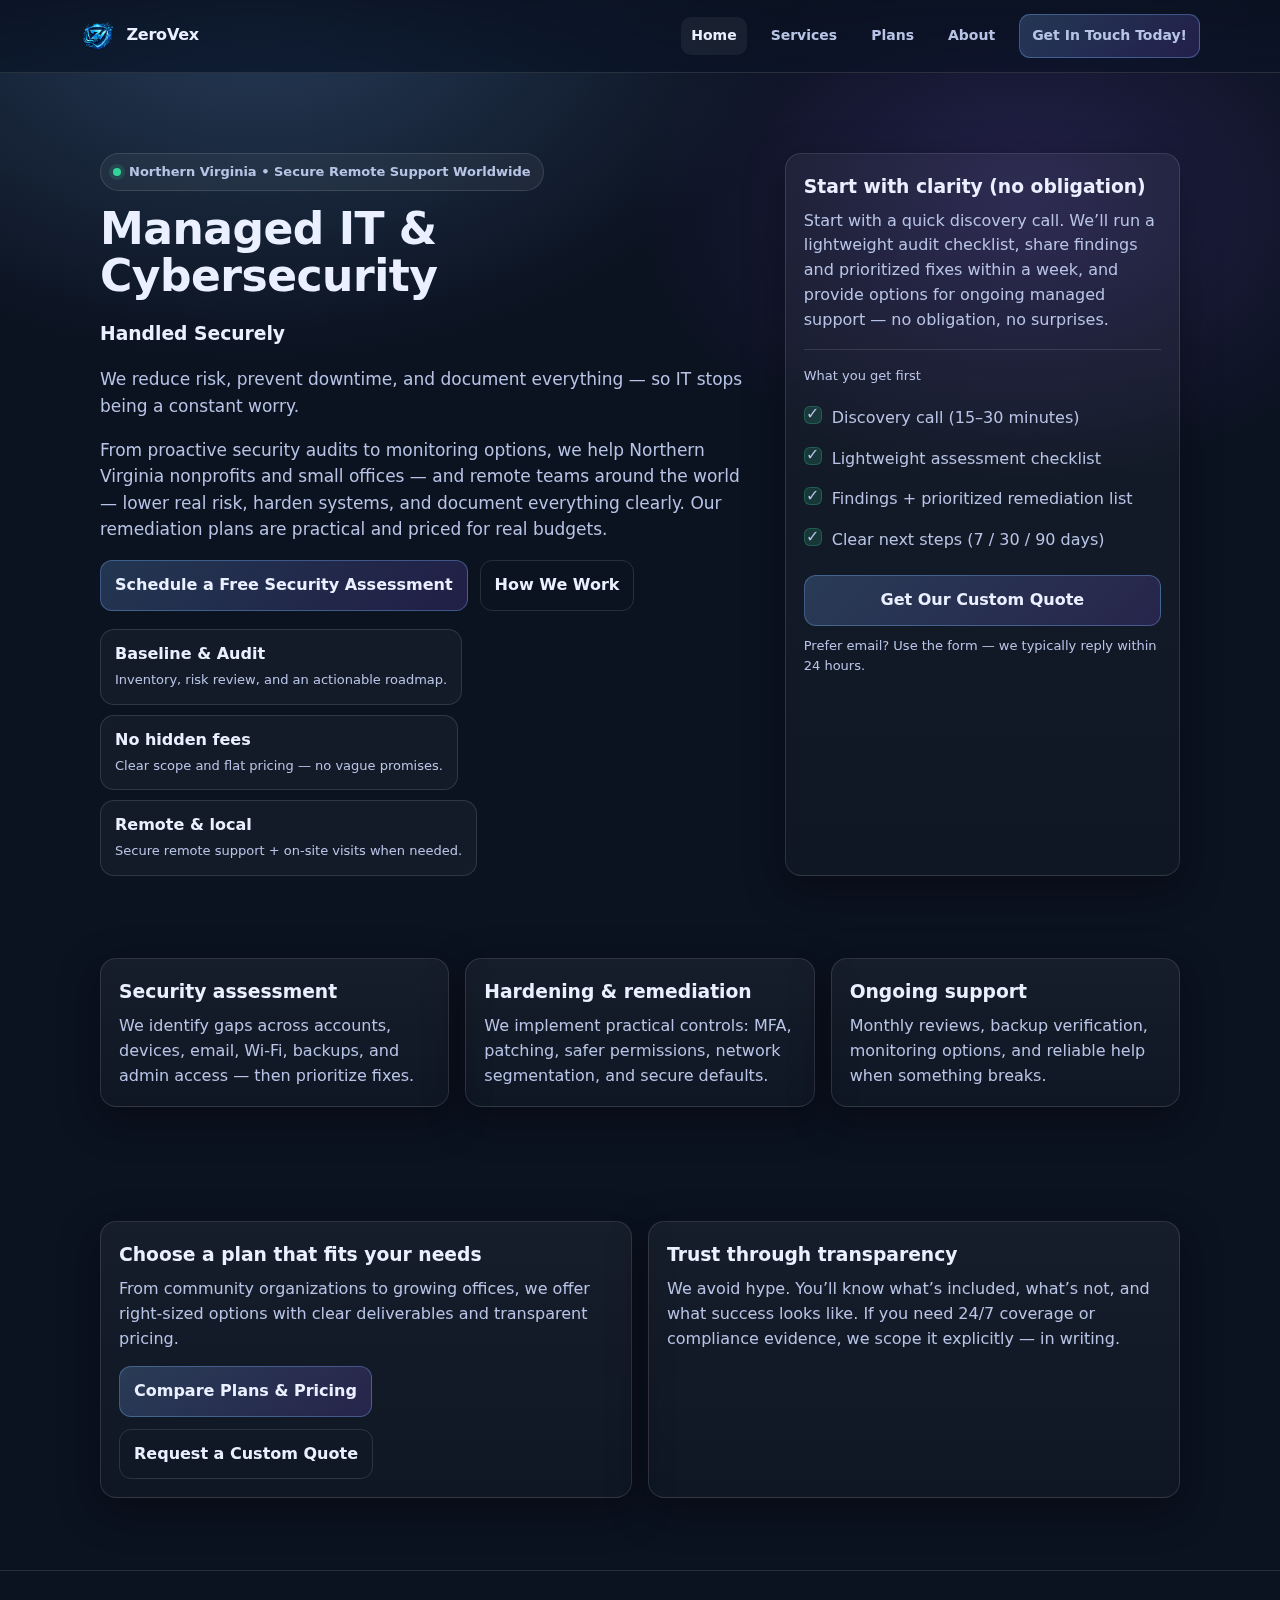
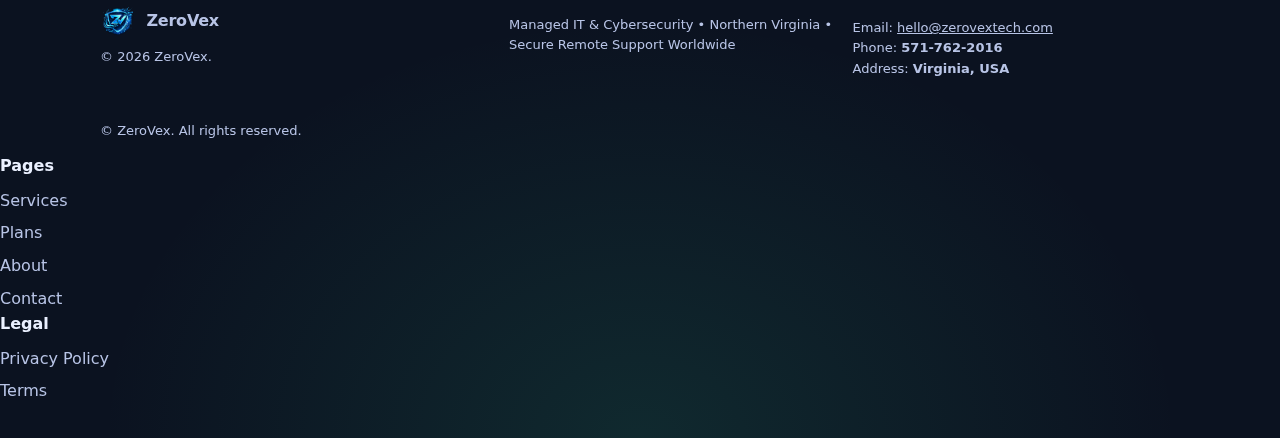
<file: index.html>
<!doctype html>
<html lang="en">
<head>
  <meta charset="utf-8" />
  <meta name="viewport" content="width=device-width,initial-scale=1" />
  <title>ZeroVex | Managed IT & Cybersecurity in Northern Virginia</title>
  <meta name="description" content="Managed IT & cybersecurity for Northern Virginia businesses - With Secure, Worldwide Remote Support. Audits, hardening, backups, monitoring options, and clear documentation." />
  <link rel="stylesheet" href="assets/css/styles.css" />
    <!-- Favicons -->
  <link rel="icon" href="assets/favicon/favicon.ico" sizes="any">
  <link rel="icon" type="image/png" href="assets/favicon/favicon-32.png" sizes="32x32">
  <link rel="icon" type="image/png" href="assets/favicon/favicon-16.png" sizes="16x16">
  <link rel="apple-touch-icon" href="assets/favicon/apple-touch-icon.png">
  <link rel="manifest" href="assets/favicon/site.webmanifest">

  <meta name="theme-color" content="#0b1220">

</head>
<body>
  <header class="nav">
    <div class="container nav-inner">
      <a class="brand" href="index.html" aria-label="ZeroVex"><img src="assets/img/ZeroVex.png" alt="ZeroVex logo" class="brand-logo"/> <span class="brand-text">ZeroVex</span></a>
      <nav class="nav-links" aria-label="Primary">
        <a data-nav href="index.html">Home</a>
        <a data-nav href="services.html">Services</a>
        <a data-nav href="pricing.html">Plans</a>
        <a data-nav href="about.html">About</a>
        <a data-nav href="mailto:hello@zerovextech.com" class="btn small primary">Get In Touch Today!</a>
      </nav>
    </div>
  </header>

  <main>
    <section class="hero">
      <div class="container hero-grid">
        <div>
          <div class="h-eyebrow">
            <span class="badge-dot"></span>
            Northern Virginia • Secure Remote Support Worldwide
          </div>

          <h1>Managed IT & Cybersecurity </h1>
          <h3>Handled Securely</h3>
          
          <p class="lead">
            We reduce risk, prevent downtime, and document everything — so IT stops being a constant worry.
          </p>

          <p class="lead" style="margin-top:10px">
            From proactive security audits to monitoring options, we help Northern Virginia nonprofits and small offices —
            and remote teams around the world — lower real risk, harden systems, and document everything clearly.
            Our remediation plans are practical and priced for real budgets.
          </p>

          <div class="hero-actions">
            <a class="btn primary" href="contact.html">Schedule a Free Security Assessment</a>
            <a class="btn ghost" href="services.html">How We Work</a>
          <!--  <a class="btn ghost" href="contact.html">Speak with an Expert</a> -->
          </div>

          <div class="kpi-row">
            <div class="kpi">
              <b>Baseline & Audit</b>
              <span>Inventory, risk review, and an actionable roadmap.</span>
            </div>
            <div class="kpi">
              <b>No hidden fees</b>
              <span>Clear scope and flat pricing — no vague promises.</span>
            </div>
            <div class="kpi">
              <b>Remote & local</b>
              <span>Secure remote support + on-site visits when needed.</span>
            </div>
          </div>
        </div>

        <aside class="card pad">
          <h3>Start with clarity (no obligation)</h3>
          <p>
            Start with a quick discovery call. We’ll run a lightweight audit checklist,
            share findings and prioritized fixes within a week, and provide options for ongoing managed support —
            no obligation, no surprises.
          </p>

          <hr class="sep" />

          <div class="mini">What you get first</div>
          <ul class="list">
            <li><span class="tick">✓</span> Discovery call (15–30 minutes)</li>
            <li><span class="tick">✓</span> Lightweight assessment checklist</li>
            <li><span class="tick">✓</span> Findings + prioritized remediation list</li>
            <li><span class="tick">✓</span> Clear next steps (7 / 30 / 90 days)</li>
          </ul>

          <div style="margin-top:14px">
            <a class="btn primary" href="contact.html" style="width:100%">Get Our Custom Quote</a>
          </div>

          <p class="mini" style="margin-top:10px">
            Prefer email? Use the form — we typically reply within 24 hours.
          </p>
        </aside>
      </div>
    </section>

    <section class="section tight">
      <div class="container grid3">
        <div class="card pad">
          <h3>Security assessment</h3>
          <p>We identify gaps across accounts, devices, email, Wi-Fi, backups, and admin access — then prioritize fixes.</p>
        </div>
        <div class="card pad">
          <h3>Hardening & remediation</h3>
          <p>We implement practical controls: MFA, patching, safer permissions, network segmentation, and secure defaults.</p>
        </div>
        <div class="card pad">
          <h3>Ongoing support</h3>
          <p>Monthly reviews, backup verification, monitoring options, and reliable help when something breaks.</p>
        </div>
      </div>
    </section>

    <!-- Trust signals (placeholders — replace with real client quotes once you have permission) -->
   <!--
    <section class="section tight">
      <div class="container">
        <div class="card pad">
          <h3>What clients say</h3>
          <p class="mini">Replace the placeholders below with real testimonials (name/title/company) once approved.</p>
          <div class="grid3" style="margin-top:14px">
            <div class="card pad">
              <p>“[PLACEHOLDER TESTIMONIAL — describe the result in plain language.]”</p>
              <p class="mini"><b>[Name]</b> — [Title], [Organization], Arlington, VA</p>
            </div>
            <div class="card pad">
              <p>“[PLACEHOLDER TESTIMONIAL — mention audit → fixes → stability outcome.]”</p>
              <p class="mini"><b>[Name]</b> — [Title], [Organization], Northern Virginia</p>
            </div>
            <div class="card pad">
              <p>“[PLACEHOLDER TESTIMONIAL — mention remote support speed/clarity.]”</p>
              <p class="mini"><b>[Name]</b> — [Title], [Organization], Remote Team</p>
            </div>
          </div>
        </div>
      </div>
    </section>
  -->
    <section class="section">
      <div class="container grid2">
        <div class="card pad">
          <h3>Choose a plan that fits your needs</h3>
          <p>
            From community organizations to growing offices, we offer right-sized options with clear deliverables and transparent pricing.
          </p>
          <div class="hero-actions" style="margin-top:14px">
            <a class="btn primary" href="pricing.html">Compare Plans & Pricing</a>
            <a class="btn ghost" href="contact.html">Request a Custom Quote</a>
          </div>
        </div>

        <div class="card pad">
          <h3>Trust through transparency</h3>
          <p>
            We avoid hype. You’ll know what’s included, what’s not, and what success looks like.
            If you need 24/7 coverage or compliance evidence, we scope it explicitly — in writing.
          </p>
          <!--
          <div class="note" style="margin-top:12px">
            Local SEO tip: claim a Google Business Profile and keep your name/address/phone consistent across your website and listings.
          </div>
          -->
        </div>
      </div>
    </section>
  </main>

  <footer class="footer">
    <div class="container footer-grid">
     <div>
  <a class="brand footer-brand" href="index.html" aria-label="ZeroVex">
    <img
      src="assets/img/ZeroVex.png"
      alt="ZeroVex logo"
      class="brand-logo footer-logo"
    />
    <span class="brand-text">ZeroVex</span>
  </a>

  <p class="mini" style="margin-top:10px">
    © <span id="year"></span> ZeroVex.
  </p>
</div>
      <!---div>
        <div class="brand" style="gap:10px">
          <span class="logo" aria-hidden="true"></span>
          <span>ZeroVex Tech</span>
        </div> -->
        <p class="mini" style="margin-top:10px">
          Managed IT & Cybersecurity • Northern Virginia • Secure Remote Support Worldwide
        </p>

        <!-- Replace placeholders with your real NAP info -->
        <p class="mini">
          Email: <a href="mailto:hello@zerovextech.com"><u>hello@zerovextech.com</u></a><br/>
          Phone: <b>571-762-2016</b><br/>
          Address: <b>Virginia, USA</b>
        </p>

        <p class="mini">© <span id="year"></span> ZeroVex. All rights reserved.</p>
      </div>

      <div>
        <b style="color:var(--text)">Pages</b>
        <div style="display:grid; gap:8px; margin-top:10px">
          <a href="services.html">Services</a>
          <a href="pricing.html">Plans</a>
          <a href="about.html">About</a>
          <a href="contact.html">Contact</a>
        </div>
      </div>

      <div>
        <b style="color:var(--text)">Legal</b>
        <div style="display:grid; gap:8px; margin-top:10px">
          <a href="privacy.html">Privacy Policy</a>
          <a href="terms.html">Terms</a>
        </div>
      </div>
    </div>
  </footer>

  <script src="assets/js/main.js"></script>
</body>
</html>
</file>
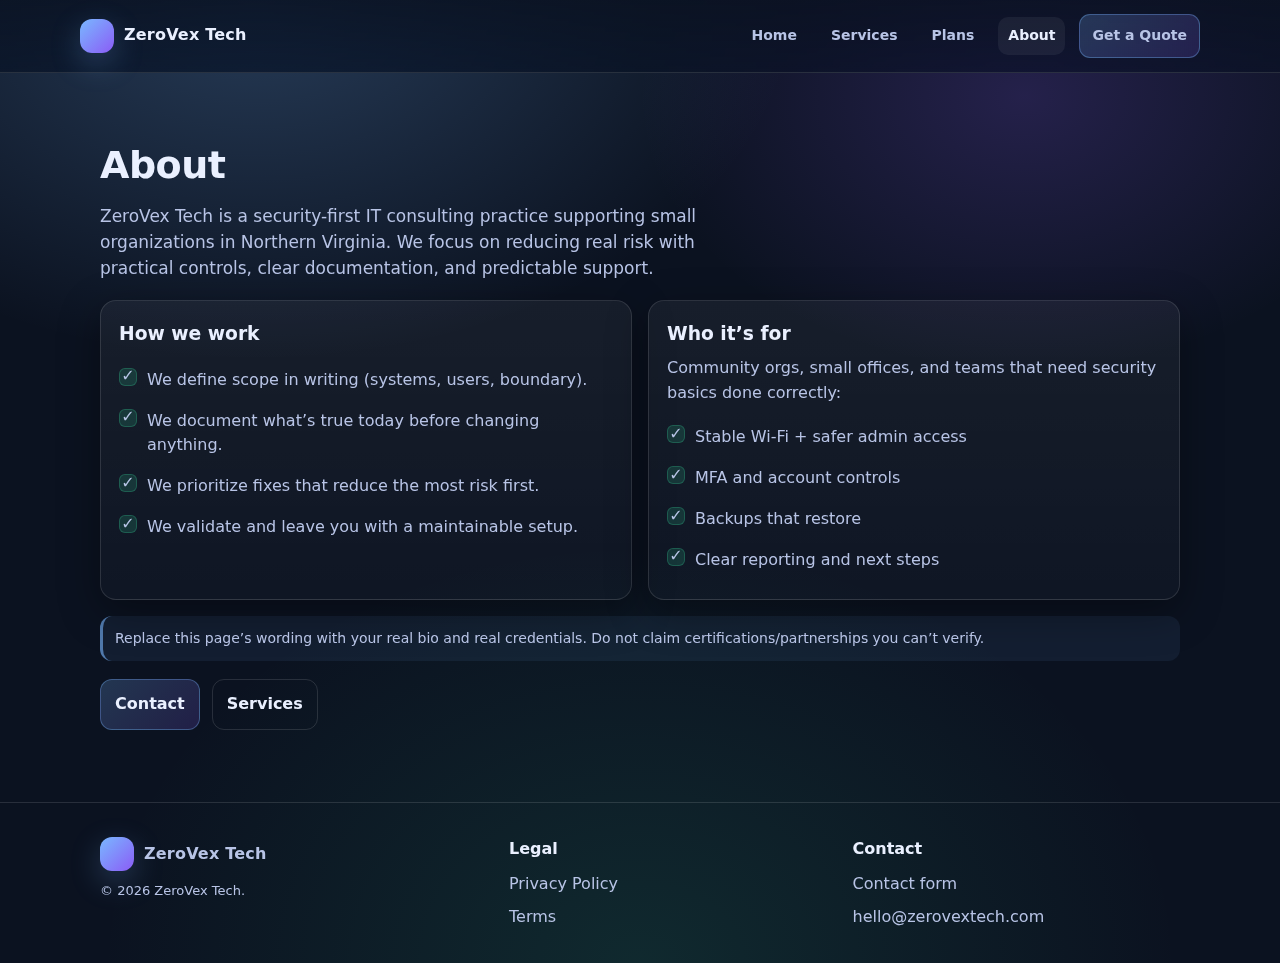
<file: about.html>
<!doctype html>
<html lang="en">
<head>
  <meta charset="utf-8" />
  <meta name="viewport" content="width=device-width,initial-scale=1" />
  <title>About | ZeroVex Tech</title>
  <meta name="description" content="About ZeroVex Tech: security-first managed IT for small organizations in Northern Virginia." />
  <link rel="stylesheet" href="assets/css/styles.css" />
</head>
<body>
  <header class="nav">
    <div class="container nav-inner">
      <a class="brand" href="index.html"><span class="logo"></span><span>ZeroVex Tech</span></a>
      <nav class="nav-links" aria-label="Primary">
        <a data-nav href="index.html">Home</a>
        <a data-nav href="services.html">Services</a>
        <a data-nav href="pricing.html">Plans</a>
        <a data-nav href="about.html">About</a>
        <a data-nav href="contact.html" class="btn small primary">Get a Quote</a>
      </nav>
    </div>
  </header>

  <main class="section">
    <div class="container">
      <h1 style="font-size:38px;margin-top:0">About</h1>
      <p class="lead">
        ZeroVex Tech is a security-first IT consulting practice supporting small organizations in Northern Virginia.
        We focus on reducing real risk with practical controls, clear documentation, and predictable support.
      </p>

      <div class="grid2" style="margin-top:18px">
        <div class="card pad">
          <h3>How we work</h3>
          <ul class="list">
            <li><span class="tick">✓</span> We define scope in writing (systems, users, boundary).</li>
            <li><span class="tick">✓</span> We document what’s true today before changing anything.</li>
            <li><span class="tick">✓</span> We prioritize fixes that reduce the most risk first.</li>
            <li><span class="tick">✓</span> We validate and leave you with a maintainable setup.</li>
          </ul>
        </div>
        <div class="card pad">
          <h3>Who it’s for</h3>
          <p>Community orgs, small offices, and teams that need security basics done correctly:</p>
          <ul class="list">
            <li><span class="tick">✓</span> Stable Wi-Fi + safer admin access</li>
            <li><span class="tick">✓</span> MFA and account controls</li>
            <li><span class="tick">✓</span> Backups that restore</li>
            <li><span class="tick">✓</span> Clear reporting and next steps</li>
          </ul>
        </div>
      </div>

      <div class="note" style="margin-top:16px">
        Replace this page’s wording with your real bio and real credentials. Do not claim certifications/partnerships you can’t verify.
      </div>

      <div class="hero-actions" style="margin-top:18px">
        <a class="btn primary" href="contact.html">Contact</a>
        <a class="btn ghost" href="services.html">Services</a>
      </div>
    </div>
  </main>

  <footer class="footer">
    <div class="container footer-grid">
      <div>
        <div class="brand"><span class="logo"></span><span>ZeroVex Tech</span></div>
        <p class="mini" style="margin-top:10px">© <span id="year"></span> ZeroVex Tech.</p>
      </div>
      <div>
        <b style="color:var(--text)">Legal</b>
        <div style="display:grid; gap:8px; margin-top:10px">
          <a href="privacy.html">Privacy Policy</a>
          <a href="terms.html">Terms</a>
        </div>
      </div>
      <div>
        <b style="color:var(--text)">Contact</b>
        <div style="display:grid; gap:8px; margin-top:10px">
          <a href="contact.html">Contact form</a>
          <a href="mailto:hello@zerovextech.com">hello@zerovextech.com</a>
        </div>
      </div>
    </div>
  </footer>

  <script src="assets/js/main.js"></script>
</body>
</html>
</file>
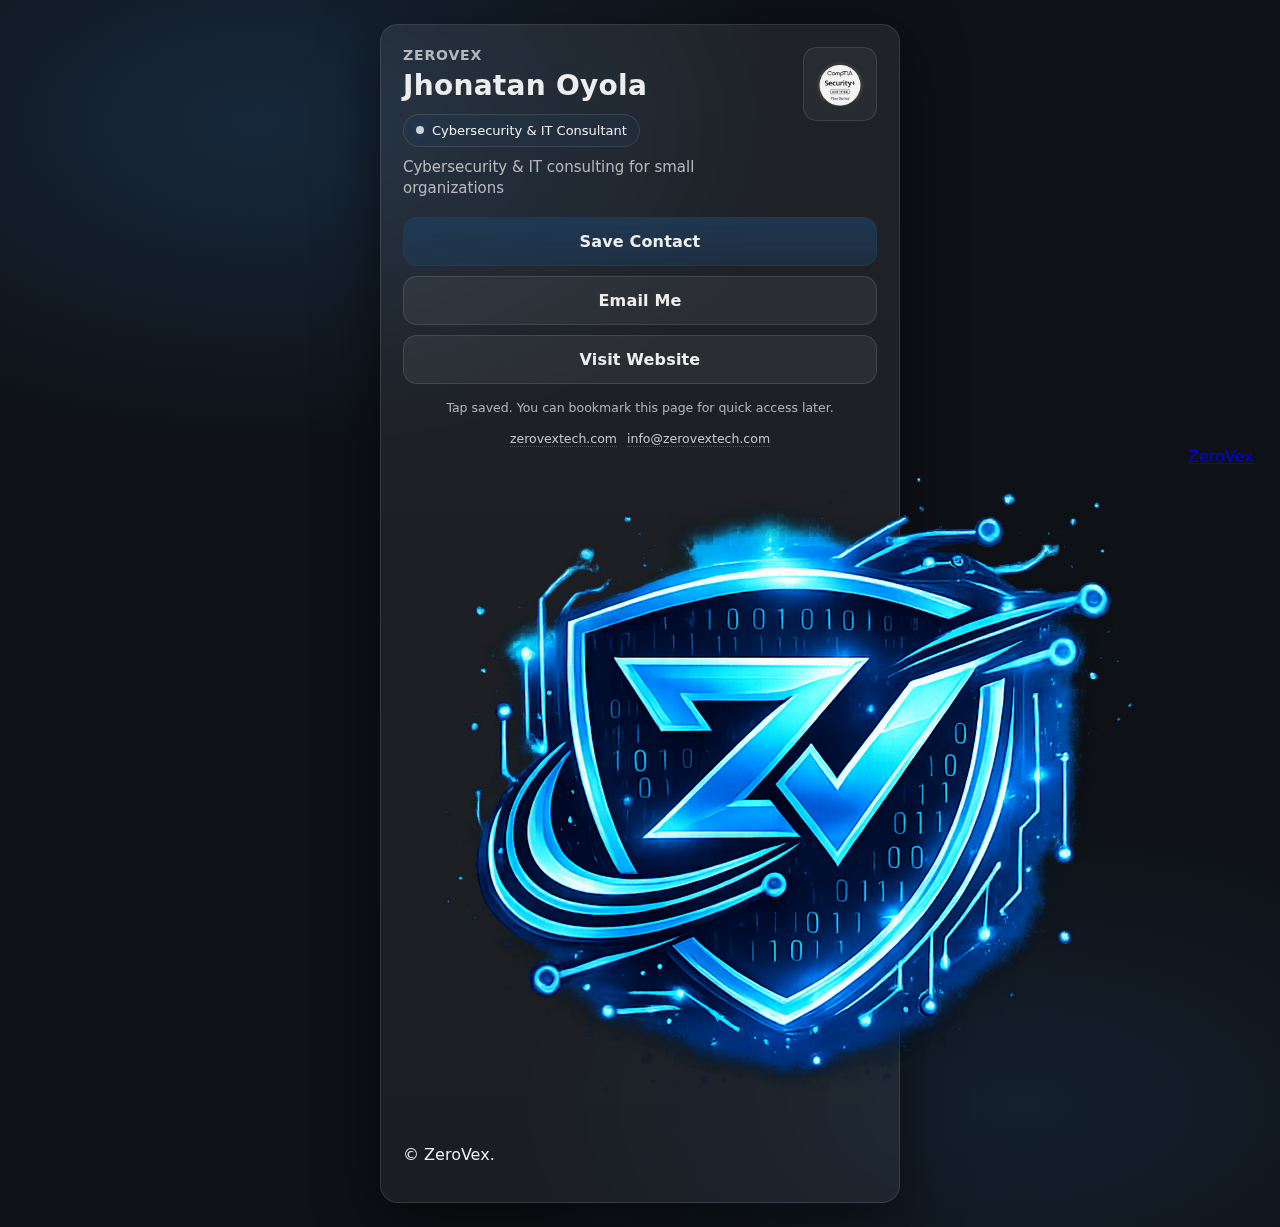
<file: connect.html>
<!doctype html>
<html lang="en">
<head>
  <meta charset="utf-8" />
  <meta name="viewport" content="width=device-width, initial-scale=1" />
  <meta name="robots" content="noindex,nofollow" />
  <title>ZeroVex | Connect</title>
  <!-- Favicons -->
  <link rel="icon" href="assets/favicon/favicon.ico" sizes="any">
  <link rel="icon" type="image/png" href="assets/favicon/favicon-32.png" sizes="32x32">
  <link rel="icon" type="image/png" href="assets/favicon/favicon-16.png" sizes="16x16">
  <link rel="apple-touch-icon" href="assets/favicon/apple-touch-icon.png">
  <link rel="manifest" href="assets/favicon/site.webmanifest">

  <meta name="theme-color" content="#0b1220">

  <style>
    :root{
      --bg: #0E1116;
      --text: #EDEDED;
      --muted: rgba(237,237,237,0.72);
      --accent: #1F3C5B;
      --stroke: rgba(237,237,237,0.12);
    }
    *{ box-sizing: border-box; }
    body{
      margin:0;
      min-height:100vh;
      font-family: system-ui, -apple-system, Segoe UI, Roboto, Inter, Arial, sans-serif;
      color: var(--text);
      background:
        radial-gradient(1000px 600px at 20% 10%, rgba(31,60,91,0.55), transparent 55%),
        radial-gradient(900px 500px at 80% 90%, rgba(31,60,91,0.35), transparent 60%),
        var(--bg);
      display:flex;
      align-items:center;
      justify-content:center;
      padding: 24px;
    }
    .wrap{ width:100%; max-width: 520px; }
    .panel{
      border: 1px solid var(--stroke);
      background: linear-gradient(180deg, rgba(255,255,255,0.075), rgba(255,255,255,0.05));
      border-radius: 18px;
      padding: 22px;
      box-shadow: 0 18px 60px rgba(0,0,0,0.55);
      backdrop-filter: blur(10px);
    }
    .brand{
      display:flex;
      align-items:flex-start;
      justify-content:space-between;
      gap: 12px;
      margin-bottom: 18px;
    }
    .logo{
      font-weight: 700;
      letter-spacing: 0.06em;
      text-transform: uppercase;
      font-size: 14px;
      color: var(--muted);
    }
    .name{
      font-size: 28px;
      line-height: 1.1;
      font-weight: 650;
      letter-spacing: 0.01em;
      margin: 8px 0 0 0;
    }
    .role-pill{
      display:inline-flex;
      align-items:center;
      gap: 8px;
      padding: 8px 12px;
      border-radius: 999px;
      border: 1px solid var(--stroke);
      background: rgba(31,60,91,0.22);
      color: var(--text);
      font-size: 13px;
      margin-top: 12px;
      width: fit-content;
    }
    .dot{
      width: 8px;
      height: 8px;
      border-radius: 999px;
      background: rgba(237,237,237,0.85);
      box-shadow: 0 0 0 4px rgba(31,60,91,0.35);
    }
    .title{
      margin: 10px 0 0 0;
      color: var(--muted);
      font-size: 15px;
      line-height: 1.4;
    }
    .badge{
      width: 74px;
      height: 74px;
      border-radius: 14px;
      border: 1px solid var(--stroke);
      background: rgba(255,255,255,0.04);
      display:flex;
      align-items:center;
      justify-content:center;
      overflow:hidden;
      flex: 0 0 auto;
    }
    .badge img{
      width: 100%;
      height: 100%;
      object-fit: contain;
      padding: 10px;
      filter: grayscale(1);
      opacity: 0.95;
    }
    .cta{
      margin-top: 18px;
      display:flex;
      flex-direction:column;
      gap: 10px;
    }
    .btn{
      display:flex;
      align-items:center;
      justify-content:center;
      padding: 14px 14px;
      border-radius: 14px;
      text-decoration:none;
      border: 1px solid var(--stroke);
      color: var(--text);
      background: rgba(255,255,255,0.06);
      font-weight: 600;
      letter-spacing: 0.01em;
      transition: transform 120ms ease, background 120ms ease, border-color 120ms ease;
      user-select:none;
      -webkit-tap-highlight-color: transparent;
    }
    .btn:hover{ transform: translateY(-1px); background: rgba(255,255,255,0.08); border-color: rgba(237,237,237,0.18); }
    .btn:active{ transform: translateY(0px); }
    .btn.primary{
      background: linear-gradient(180deg, rgba(31,60,91,0.8), rgba(31,60,91,0.5));
      border-color: rgba(31,60,91,0.8);
    }
    .sub{
      margin-top: 14px;
      color: rgba(237,237,237,0.70);
      font-size: 12.5px;
      line-height: 1.55;
      text-align:center;
    }
    .links{
      margin-top: 14px;
      display:flex;
      gap: 10px;
      justify-content:center;
      flex-wrap: wrap;
      color: rgba(237,237,237,0.75);
      font-size: 12.5px;
    }
    .links a{
      color: rgba(237,237,237,0.80);
      text-decoration:none;
      border-bottom: 1px dotted rgba(237,237,237,0.25);
    }
    .links a:hover{ color: var(--text); border-bottom-color: rgba(237,237,237,0.55); }
    @media (max-width: 380px){
      .name{ font-size: 24px; }
      .badge{ width: 64px; height: 64px; }
    }
  </style>
</head>

<body>
  <main class="wrap">
    <section class="panel" aria-label="ZeroVex Connect Card">
      <header class="brand">
        <div>
          <div class="logo">ZeroVex</div>

          <h1 class="name">Jhonatan Oyola</h1>

          <div class="role-pill">
            <span class="dot" aria-hidden="true"></span>
            <span>Cybersecurity &amp; IT Consultant</span>
          </div>

          <p class="title">Cybersecurity &amp; IT consulting for small organizations</p>
        </div>

        <div class="badge" title="CompTIA Security+ CE">
          <img src="assets/securityplus-ce.png" alt="CompTIA Security+ CE badge" />
        </div>
      </header>

      <div class="cta">
        <a class="btn primary" href="assets/jhonatan-oyola-zerovex.vcf" download>
          Save Contact
        </a>

        <a class="btn" href="mailto:info@zerovextech.com?subject=ZeroVex%20Inquiry&body=Hi%20Jhonatan%2C%0A%0AI%20just%20tapped%20your%20ZeroVex%20tag%20and%20would%20like%20to%20connect.%0A%0A%2D%2D%0AName%3A%0AOrganization%3A%0APhone%3A%0A">
          Email Me
        </a>

        <a class="btn" href="https://zerovextech.com" target="_blank" rel="noopener noreferrer">
          Visit Website
        </a>
      </div>

      <p class="sub">
        Tap saved. You can bookmark this page for quick access later.
      </p>

      <div class="links">
        <a href="https://zerovextech.com" target="_blank" rel="noopener noreferrer">zerovextech.com</a>
        <a href="mailto:info@zerovextech.com">info@zerovextech.com</a>
      </div>
      <div>
  <a class="brand footer-brand" href="index.html" aria-label="ZeroVex">
    <img
      src="assets/img/ZeroVex.png"
      alt="ZeroVex logo"
      class="brand-logo footer-logo"
    />
    <span class="brand-text">ZeroVex</span>
  </a>

  <p class="mini" style="margin-top:10px">
    © <span id="year"></span> ZeroVex.
  </p>
</div>
    </section>
  </main>
</body>
</html>
</file>
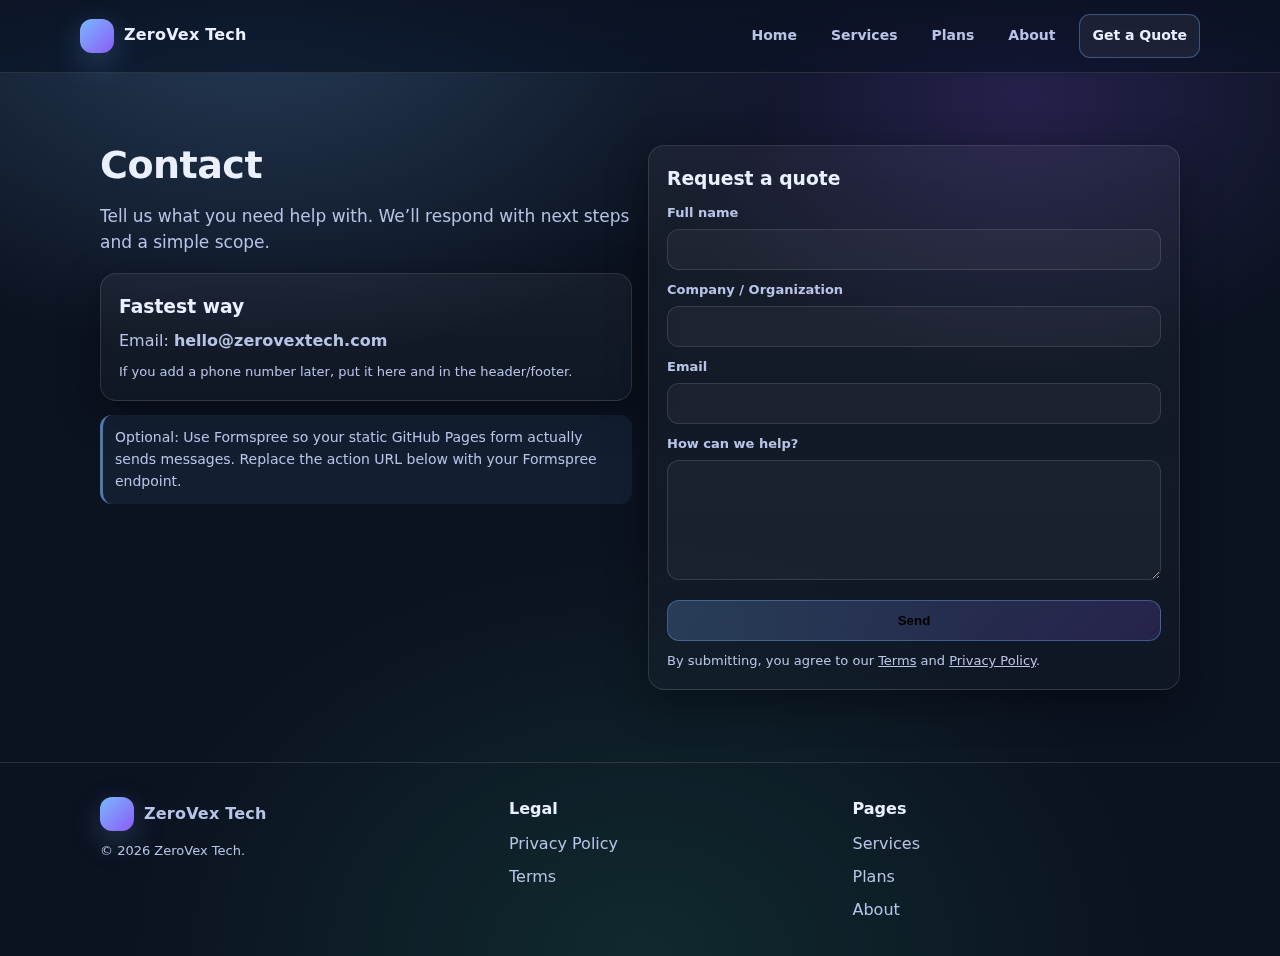
<file: contact.html>
<!doctype html>
<html lang="en">
<head>
  <meta charset="utf-8" />
  <meta name="viewport" content="width=device-width,initial-scale=1" />
  <title>Contact | ZeroVex Tech</title>
  <meta name="description" content="Contact ZeroVex Tech for managed security and IT consulting." />
  <link rel="stylesheet" href="assets/css/styles.css" />
</head>
<body>
  <header class="nav">
    <div class="container nav-inner">
      <a class="brand" href="index.html"><span class="logo"></span><span>ZeroVex Tech</span></a>
      <nav class="nav-links" aria-label="Primary">
        <a data-nav href="index.html">Home</a>
        <a data-nav href="services.html">Services</a>
        <a data-nav href="pricing.html">Plans</a>
        <a data-nav href="about.html">About</a>
        <a data-nav href="contact.html" class="btn small primary">Get a Quote</a>
      </nav>
    </div>
  </header>

  <main class="section">
    <div class="container grid2">
      <div>
        <h1 style="font-size:38px;margin-top:0">Contact</h1>
        <p class="lead">Tell us what you need help with. We’ll respond with next steps and a simple scope.</p>

        <div class="card pad" style="margin-top:14px">
          <h3>Fastest way</h3>
          <p>Email: <a href="mailto:hello@zerovextech.com"><b>hello@zerovextech.com</b></a></p>
          <p class="mini" style="margin-top:8px">If you add a phone number later, put it here and in the header/footer.</p>
        </div>

        <div class="note" style="margin-top:14px">
          Optional: Use Formspree so your static GitHub Pages form actually sends messages.
          Replace the action URL below with your Formspree endpoint.
        </div>
      </div>

      <div class="card pad">
        <h3>Request a quote</h3>

        <!-- OPTION A (recommended): Formspree -->
        <form class="form" action="https://formspree.io/f/REPLACE_ME" method="POST">
          <label for="name">Full name</label>
          <input class="input" id="name" name="name" required />

          <label for="company">Company / Organization</label>
          <input class="input" id="company" name="company" />

          <label for="email">Email</label>
          <input class="input" id="email" name="email" type="email" required />

          <label for="help">How can we help?</label>
          <textarea id="help" name="message" required></textarea>

          <div style="margin-top:12px">
            <button class="btn primary" type="submit" style="width:100%">Send</button>
          </div>
          <p class="mini" style="margin-top:10px">
            By submitting, you agree to our <a href="terms.html"><u>Terms</u></a> and <a href="privacy.html"><u>Privacy Policy</u></a>.
          </p>
        </form>

        <!-- OPTION B (no backend): mailto fallback (uncomment if you want it instead)
        <a class="btn primary" style="width:100%" href="mailto:hello@zerovextech.com?subject=Quote%20Request%20-%20ZeroVex%20Tech&body=Name:%0ACompany:%0AWhat%20you%20need:%0A">Email us</a>
        -->
      </div>
    </div>
  </main>

  <footer class="footer">
    <div class="container footer-grid">
      <div>
        <div class="brand"><span class="logo"></span><span>ZeroVex Tech</span></div>
        <p class="mini" style="margin-top:10px">© <span id="year"></span> ZeroVex Tech.</p>
      </div>
      <div>
        <b style="color:var(--text)">Legal</b>
        <div style="display:grid; gap:8px; margin-top:10px">
          <a href="privacy.html">Privacy Policy</a>
          <a href="terms.html">Terms</a>
        </div>
      </div>
      <div>
        <b style="color:var(--text)">Pages</b>
        <div style="display:grid; gap:8px; margin-top:10px">
          <a href="services.html">Services</a>
          <a href="pricing.html">Plans</a>
          <a href="about.html">About</a>
        </div>
      </div>
    </div>
  </footer>

  <script src="assets/js/main.js"></script>
</body>
</html>
</file>
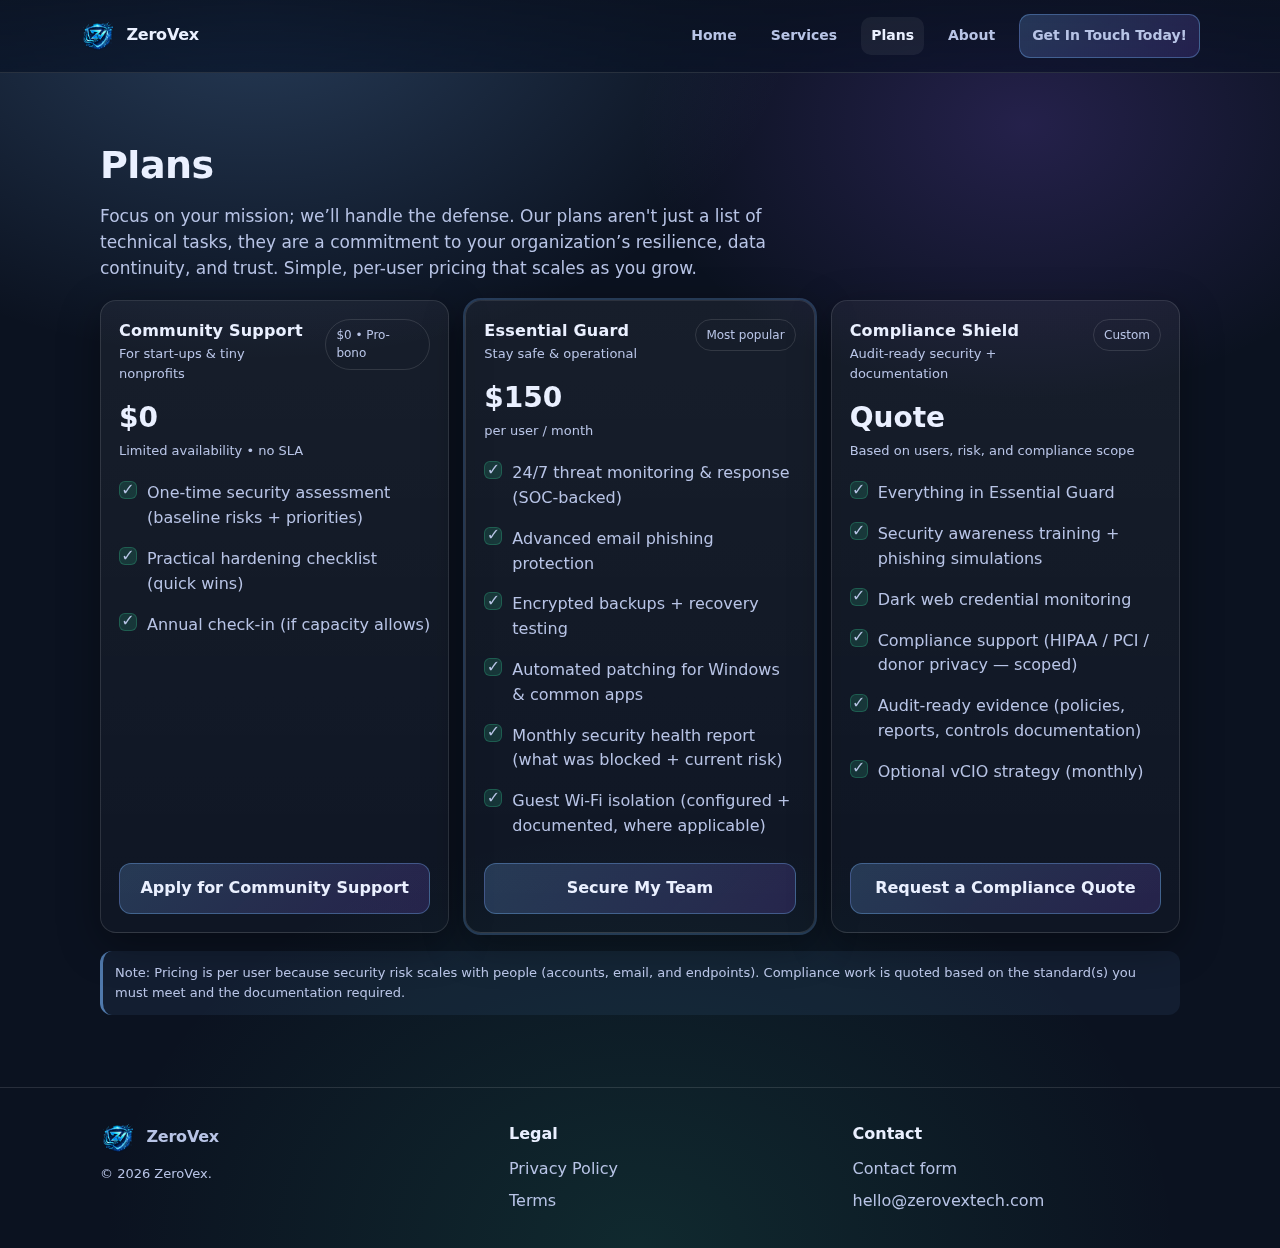
<file: pricing.html>
<!doctype html>
<html lang="en">
<head>
  <meta charset="utf-8" />
  <meta name="viewport" content="width=device-width,initial-scale=1" />
  <title>Plans | ZeroVex</title>
  <meta name="description" content="Per-user managed security plans focused on outcomes: safety, continuity, and audit readiness." />
  <link rel="stylesheet" href="assets/css/styles.css" />
  <!-- Favicons -->
  <link rel="icon" href="assets/favicon/favicon.ico" sizes="any">
  <link rel="icon" type="image/png" href="assets/favicon/favicon-32.png" sizes="32x32">
  <link rel="icon" type="image/png" href="assets/favicon/favicon-16.png" sizes="16x16">
  <link rel="apple-touch-icon" href="assets/favicon/apple-touch-icon.png">
  <link rel="manifest" href="assets/favicon/site.webmanifest">
  <meta name="theme-color" content="#0b1220">
</head>

<body>
  <header class="nav">
    <div class="container nav-inner">
      <a class="brand" href="index.html" aria-label="ZeroVex">
        <img src="assets/img/ZeroVex.png" alt="ZeroVex logo" class="brand-logo"/>
        <span class="brand-text">ZeroVex</span>
      </a>
      <nav class="nav-links" aria-label="Primary">
        <a data-nav href="index.html">Home</a>
        <a data-nav href="services.html">Services</a>
        <a data-nav href="pricing.html">Plans</a>
        <a data-nav href="about.html">About</a>
        <a data-nav href="mailto:hello@zerovextech.com" class="btn small primary">Get In Touch Today!</a>
      </nav>
    </div>
  </header>

  <main class="section">
    <div class="container">
      <h1 style="font-size:38px;margin-top:0">Plans</h1>
      <p class="lead">
        Focus on your mission; we’ll handle the defense. Our plans aren't just a list of technical tasks, they are a commitment to your organization’s resilience, data continuity, and trust. Simple, per-user pricing that scales as you grow.
      </p>

      <div class="pricing" style="margin-top:18px">
        <!-- COMMUNITY SUPPORT -->
        <div class="card price">
          <div class="top">
            <div>
              <div class="name">Community Support</div>
              <div class="mini">For start-ups & tiny nonprofits</div>
            </div>
            <div class="tag">$0 • Pro-bono</div>
          </div>
          <div class="amount">$0</div>
          <div class="per">Limited availability • no SLA</div>
          <ul class="list">
            <li><span class="tick">✓</span> One-time security assessment (baseline risks + priorities)</li>
            <li><span class="tick">✓</span> Practical hardening checklist (quick wins)</li>
            <li><span class="tick">✓</span> Annual check-in (if capacity allows)</li>
          </ul>
          <a class="btn primary cta" href="contact.html">Apply for Community Support</a>
        </div>

        <!-- ESSENTIAL GUARD -->
        <div class="card price" style="outline:2px solid rgba(121,184,255,.25)">
          <div class="top">
            <div>
              <div class="name">Essential Guard</div>
              <div class="mini">Stay safe & operational</div>
            </div>
            <div class="tag">Most popular</div>
          </div>
          <div class="amount">$150</div>
          <div class="per">per user / month</div>
          <ul class="list">
            <li><span class="tick">✓</span> 24/7 threat monitoring & response (SOC-backed)</li>
            <li><span class="tick">✓</span> Advanced email phishing protection</li>
            <li><span class="tick">✓</span> Encrypted backups + recovery testing</li>
            <li><span class="tick">✓</span> Automated patching for Windows & common apps</li>
            <li><span class="tick">✓</span> Monthly security health report (what was blocked + current risk)</li>
            <li><span class="tick">✓</span> Guest Wi-Fi isolation (configured + documented, where applicable)</li>
          </ul>
          <a class="btn primary cta" href="contact.html">Secure My Team</a>
        </div>

        <!-- COMPLIANCE SHIELD -->
        <div class="card price">
          <div class="top">
            <div>
              <div class="name">Compliance Shield</div>
              <div class="mini">Audit-ready security + documentation</div>
            </div>
            <div class="tag">Custom</div>
          </div>
          <div class="amount">Quote</div>
          <div class="per">Based on users, risk, and compliance scope</div>
          <ul class="list">
            <li><span class="tick">✓</span> Everything in Essential Guard</li>
            <li><span class="tick">✓</span> Security awareness training + phishing simulations</li>
            <li><span class="tick">✓</span> Dark web credential monitoring</li>
            <li><span class="tick">✓</span> Compliance support (HIPAA / PCI / donor privacy — scoped)</li>
            <li><span class="tick">✓</span> Audit-ready evidence (policies, reports, controls documentation)</li>
            <li><span class="tick">✓</span> Optional vCIO strategy (monthly)</li>
          </ul>
          <a class="btn primary cta" href="contact.html">Request a Compliance Quote</a>
        </div>
      </div>

      <!-- Optional: small note area (kept simple and honest) -->
      <div class="note" style="margin-top:18px">
        <p class="mini" style="margin:0">
          Note: Pricing is per user because security risk scales with people (accounts, email, and endpoints).
          Compliance work is quoted based on the standard(s) you must meet and the documentation required.
        </p>
      </div>

    </div>
  </main>

  <footer class="footer">
    <div class="container footer-grid">
      <div>
        <a class="brand footer-brand" href="index.html" aria-label="ZeroVex">
          <img
            src="assets/img/ZeroVex.png"
            alt="ZeroVex logo"
            class="brand-logo footer-logo"
          />
          <span class="brand-text">ZeroVex</span>
        </a>

        <p class="mini" style="margin-top:10px">
          © <span id="year"></span> ZeroVex.
        </p>
      </div>

      <div>
        <b style="color:var(--text)">Legal</b>
        <div style="display:grid; gap:8px; margin-top:10px">
          <a href="privacy.html">Privacy Policy</a>
          <a href="terms.html">Terms</a>
        </div>
      </div>

      <div>
        <b style="color:var(--text)">Contact</b>
        <div style="display:grid; gap:8px; margin-top:10px">
          <a href="contact.html">Contact form</a>
          <a href="mailto:hello@zerovextech.com">hello@zerovextech.com</a>
        </div>
      </div>
    </div>
  </footer>

  <script src="assets/js/main.js"></script>
</body>
</html>
</file>
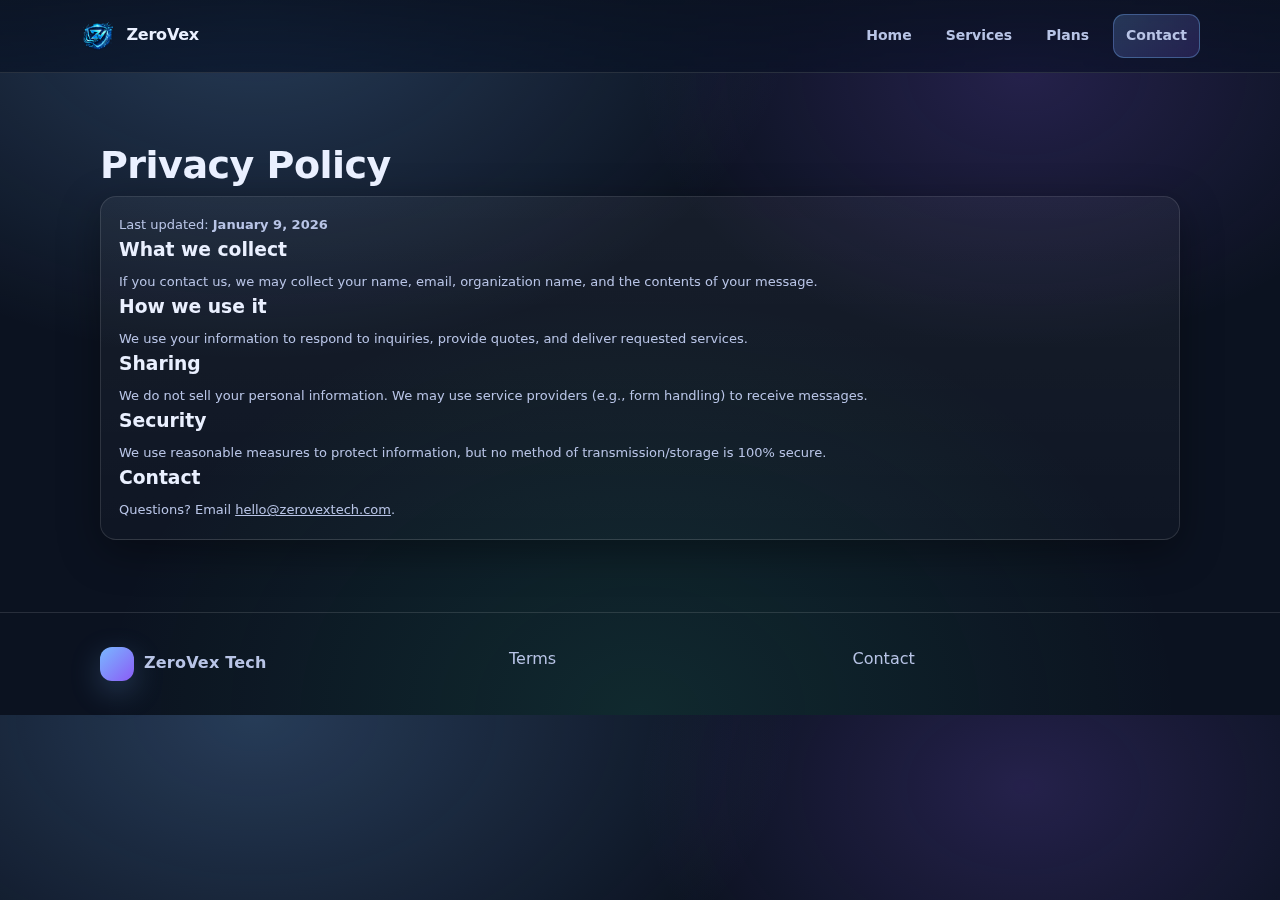
<file: privacy.html>
<!-- privacy.html -->
<!doctype html>
<html lang="en">
<head>
  <meta charset="utf-8" />
  <meta name="viewport" content="width=device-width,initial-scale=1" />
  <title>Privacy Policy | ZeroVex Tech</title>
  <link rel="stylesheet" href="assets/css/styles.css" />
    <!-- Favicons -->
  <link rel="icon" href="assets/favicon/favicon.ico" sizes="any">
  <link rel="icon" type="image/png" href="assets/favicon/favicon-32.png" sizes="32x32">
  <link rel="icon" type="image/png" href="assets/favicon/favicon-16.png" sizes="16x16">
  <link rel="apple-touch-icon" href="assets/favicon/apple-touch-icon.png">
  <link rel="manifest" href="assets/favicon/site.webmanifest">
  <meta name="theme-color" content="#0b1220">

</head>
<body>
  <header class="nav">
    <div class="container nav-inner">
      <a class="brand" href="index.html" aria-label="ZeroVex"><img src="assets/img/ZeroVex.png" alt="ZeroVex logo" class="brand-logo"/> <span class="brand-text">ZeroVex</span></a>
      <nav class="nav-links" aria-label="Primary">
        <a data-nav href="index.html">Home</a>
        <a data-nav href="services.html">Services</a>
        <a data-nav href="pricing.html">Plans</a>
        <a data-nav href="contact.html" class="btn small primary">Contact</a>
      </nav>
    </div>
  </header>

  <main class="section">
    <div class="container">
      <h1 style="font-size:38px;margin-top:0">Privacy Policy</h1>
      <div class="card pad">
        <p class="mini">Last updated: <b>January 9, 2026</b></p>
        <h3>What we collect</h3>
        <p class="mini">
          If you contact us, we may collect your name, email, organization name, and the contents of your message.
        </p>
        <h3>How we use it</h3>
        <p class="mini">
          We use your information to respond to inquiries, provide quotes, and deliver requested services.
        </p>
        <h3>Sharing</h3>
        <p class="mini">
          We do not sell your personal information. We may use service providers (e.g., form handling) to receive messages.
        </p>
        <h3>Security</h3>
        <p class="mini">
          We use reasonable measures to protect information, but no method of transmission/storage is 100% secure.
        </p>
        <h3>Contact</h3>
        <p class="mini">
          Questions? Email <a href="mailto:hello@zerovextech.com"><u>hello@zerovextech.com</u></a>.
        </p>
      </div>
    </div>
  </main>

  <footer class="footer">
    <div class="container footer-grid">
      <div><div class="brand"><span class="logo"></span><span>ZeroVex Tech</span></div></div>
      <div><a href="terms.html">Terms</a></div>
      <div><a href="contact.html">Contact</a></div>
    </div>
  </footer>

  <script src="assets/js/main.js"></script>
</body>
</html>
</file>
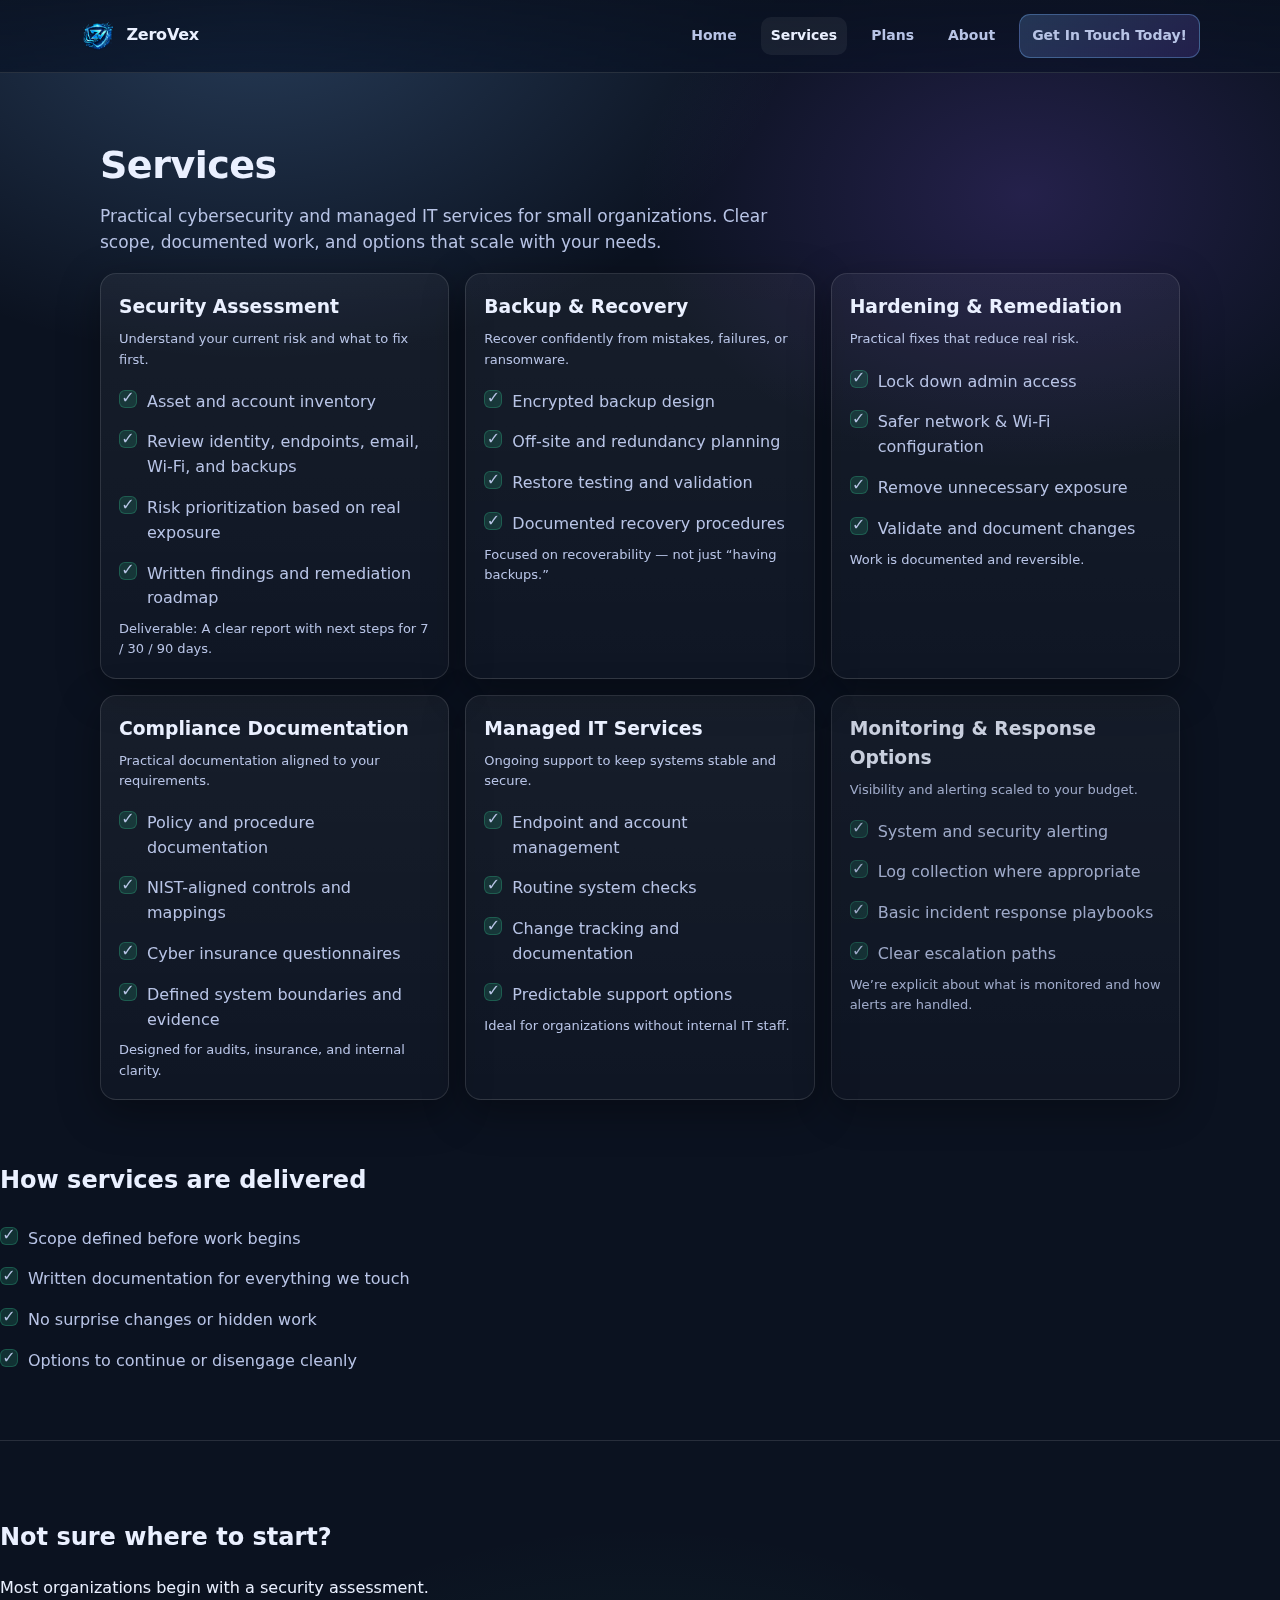
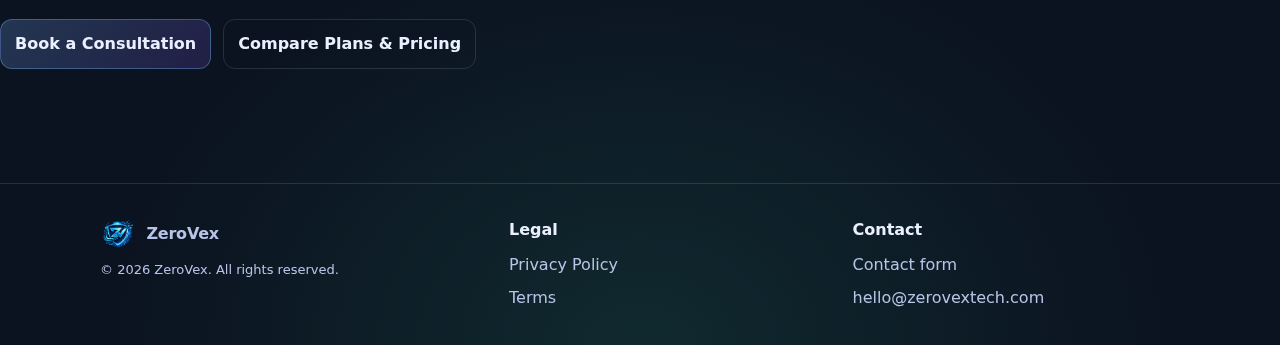
<file: services.html>
<!doctype html>
<html lang="en">
<head>
  <meta charset="utf-8" />
  <meta name="viewport" content="width=device-width,initial-scale=1" />
  <title>Services | ZeroVex </title>
  <meta name="description" content="Security-first IT services: audits, hardening, backups, monitoring options, and ongoing support." />
  <link rel="stylesheet" href="assets/css/styles.css" />
    <!-- Favicons -->
  <link rel="icon" href="assets/favicon/favicon.ico" sizes="any">
  <link rel="icon" type="image/png" href="assets/favicon/favicon-32.png" sizes="32x32">
  <link rel="icon" type="image/png" href="assets/favicon/favicon-16.png" sizes="16x16">
  <link rel="apple-touch-icon" href="assets/favicon/apple-touch-icon.png">
  <link rel="manifest" href="assets/favicon/site.webmanifest">

  <meta name="theme-color" content="#0b1220">

</head>
<body>
  <header class="nav">
    <div class="container nav-inner">
      <a class="brand" href="index.html" aria-label="ZeroVex"><img src="assets/img/ZeroVex.png" alt="ZeroVex logo" class="brand-logo"/> <span class="brand-text">ZeroVex</span></a>
      <nav class="nav-links" aria-label="Primary">
        <a data-nav href="index.html">Home</a>
        <a data-nav href="services.html">Services</a>
        <a data-nav href="pricing.html">Plans</a>
        <a data-nav href="about.html">About</a>
        <a data-nav href="mailto:hello@zerovextech.com" class="btn small primary">Get In Touch Today!</a>
      </nav>
    </div>
  </header>

  <main class="section">
    <div class="container">
      <h1 style="font-size:38px;margin-top:0">Services</h1>
      <p class="lead">Practical cybersecurity and managed IT services for small organizations.
  Clear scope, documented work, and options that scale with your needs.

      </p>

<div class="grid3" style="margin-top:18px">
  <div class="card pad">
    <h3>Security Assessment</h3>
    <p class="mini">Understand your current risk and what to fix first.</p>
    <ul class="list">
      <li><span class="tick">✓</span> Asset and account inventory</li>
      <li><span class="tick">✓</span> Review identity, endpoints, email, Wi-Fi, and backups</li>
      <li><span class="tick">✓</span> Risk prioritization based on real exposure</li>
      <li><span class="tick">✓</span> Written findings and remediation roadmap</li>
    </ul>
    <p class="mini">Deliverable: A clear report with next steps for 7 / 30 / 90 days.</p>
  </div>

  <div class="card pad">
    <h3>Backup &amp; Recovery</h3>
    <p class="mini">Recover confidently from mistakes, failures, or ransomware.</p>
    <ul class="list">
      <li><span class="tick">✓</span> Encrypted backup design</li>
      <li><span class="tick">✓</span> Off-site and redundancy planning</li>
      <li><span class="tick">✓</span> Restore testing and validation</li>
      <li><span class="tick">✓</span> Documented recovery procedures</li>
    </ul>
    <p class="mini">Focused on recoverability — not just “having backups.”</p>
  </div>

   <div class="card pad">
    <h3>Hardening &amp; Remediation</h3>
    <p class="mini">Practical fixes that reduce real risk.</p>
    <ul class="list">
      <li><span class="tick">✓</span> Lock down admin access</li>
      <li><span class="tick">✓</span> Safer network & Wi-Fi configuration</li>
      <li><span class="tick">✓</span> Remove unnecessary exposure</li>
      <li><span class="tick">✓</span> Validate and document changes</li>
    </ul>
    <p class="mini">Work is documented and reversible.</p>
  </div>

  <div class="card pad">
    <h3>Compliance Documentation</h3>
    <p class="mini">Practical documentation aligned to your requirements.</p>
    <ul class="list">
      <li><span class="tick">✓</span> Policy and procedure documentation</li>
      <li><span class="tick">✓</span> NIST-aligned controls and mappings</li>
      <li><span class="tick">✓</span> Cyber insurance questionnaires</li>
      <li><span class="tick">✓</span> Defined system boundaries and evidence</li>
    </ul>
    <p class="mini">Designed for audits, insurance, and internal clarity.</p>
  </div>

  <div class="card pad">
    <h3>Managed IT Services</h3>
    <p class="mini">Ongoing support to keep systems stable and secure.</p>
    <ul class="list">
      <li><span class="tick">✓</span> Endpoint and account management</li>
      <li><span class="tick">✓</span> Routine system checks</li>
      <li><span class="tick">✓</span> Change tracking and documentation</li>
      <li><span class="tick">✓</span> Predictable support options</li>
    </ul>
    <p class="mini">Ideal for organizations without internal IT staff.</p>
  </div>

  <!-- Centered spacer card to balance the last row -->
 <div class="card pad" style="opacity:.85">
    <h3>Monitoring &amp; Response Options</h3>
    <p class="mini">Visibility and alerting scaled to your budget.</p>
    <ul class="list">
      <li><span class="tick">✓</span> System and security alerting</li>
      <li><span class="tick">✓</span> Log collection where appropriate</li>
      <li><span class="tick">✓</span> Basic incident response playbooks</li>
      <li><span class="tick">✓</span> Clear escalation paths</li>
    </ul>
    <p class="mini">We’re explicit about what is monitored and how alerts are handled.</p>
  </div>
</div>
</div> <!-- end .container -->

<!-- How services are delivered -->
<section class="section tight">
  <div class="centered-section">
    <h2>How services are delivered</h2>
    <ul class="list">
      <li><span class="tick">✓</span> Scope defined before work begins</li>
      <li><span class="tick">✓</span> Written documentation for everything we touch</li>
      <li><span class="tick">✓</span> No surprise changes or hidden work</li>
      <li><span class="tick">✓</span> Options to continue or disengage cleanly</li>
    </ul>
  </div>
</section>

<hr class="sep" />

<!-- CTA section -->
<section class="section tight">
  <div class="centered-section">
    <h2>Not sure where to start?</h2>
    <p>Most organizations begin with a security assessment.</p>

    <div class="hero-actions">
      <a class="btn primary" href="contact.html">Book a Consultation</a>
      <a class="btn ghost" href="pricing.html">Compare Plans &amp; Pricing</a>
    </div>
  </div>
</section>


    
  </main>

  <footer class="footer">
    <div class="container footer-grid">
    <div>
  <a class="brand footer-brand" href="index.html" aria-label="ZeroVex">
    <img
      src="assets/img/ZeroVex.png"
      alt="ZeroVex logo"
      class="brand-logo footer-logo"
    />
    <span class="brand-text">ZeroVex</span>
  </a>

  <p class="mini" style="margin-top:10px">
    © <span id="year"></span> ZeroVex. All rights reserved.
  </p>
</div>
      <div>
        <b style="color:var(--text)">Legal</b>
        <div style="display:grid; gap:8px; margin-top:10px">
          <a href="privacy.html">Privacy Policy</a>
          <a href="terms.html">Terms</a>
        </div>
      </div>
      <div>
        <b style="color:var(--text)">Contact</b>
        <div style="display:grid; gap:8px; margin-top:10px">
          <a href="contact.html">Contact form</a>
          <a href="mailto:hello@zerovextech.com">hello@zerovextech.com</a>
        </div>
      </div>
    </div>
  </footer>

  <script src="assets/js/main.js"></script>
</body>
</html>
</file>
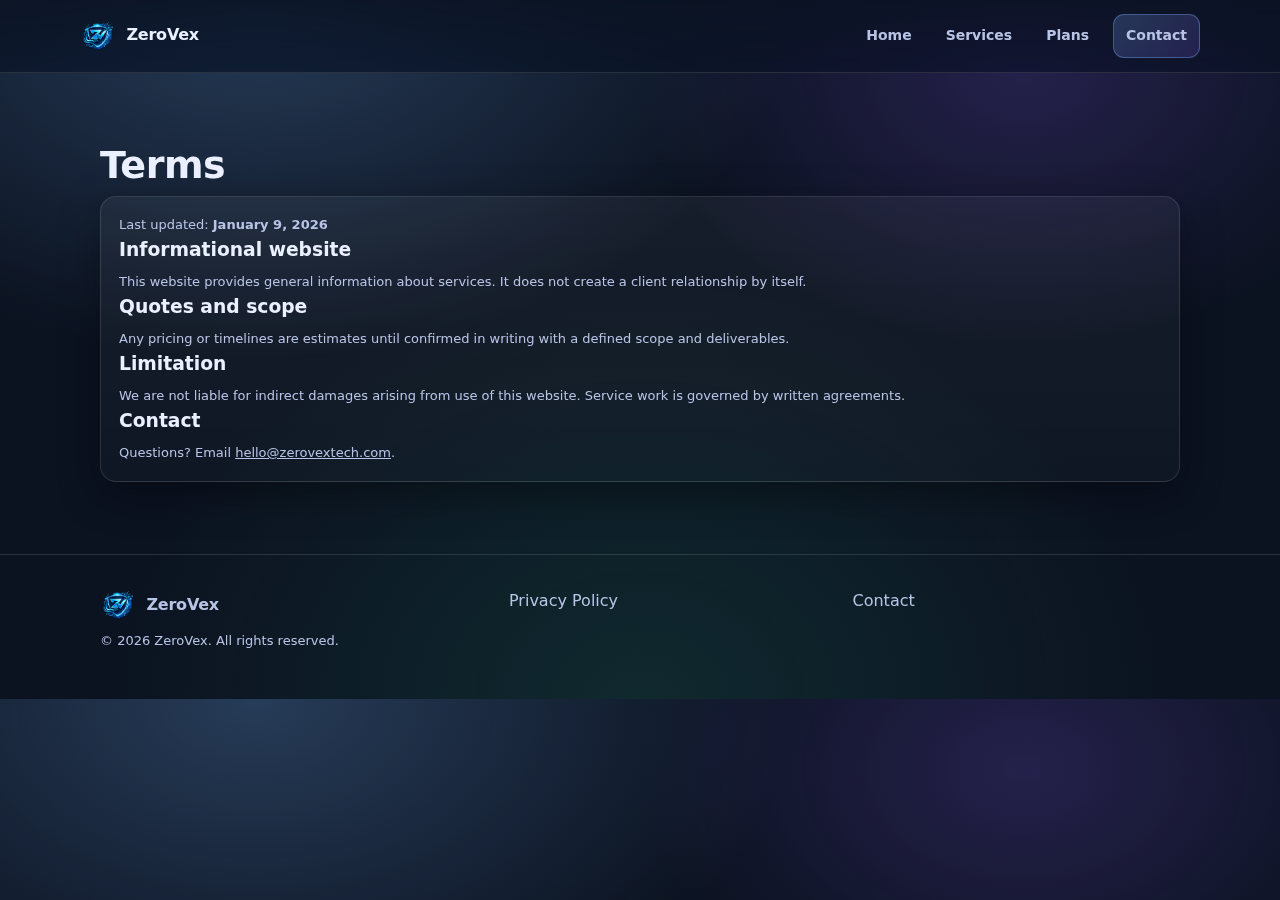
<file: terms.html>
<!-- terms.html -->
<!doctype html>
<html lang="en">
<head>
  <meta charset="utf-8" />
  <meta name="viewport" content="width=device-width,initial-scale=1" />
  <title>Terms | ZeroVex Tech</title>
  <link rel="stylesheet" href="assets/css/styles.css" />
    <!-- Favicons -->
  <link rel="icon" href="assets/favicon/favicon.ico" sizes="any">
  <link rel="icon" type="image/png" href="assets/favicon/favicon-32.png" sizes="32x32">
  <link rel="icon" type="image/png" href="assets/favicon/favicon-16.png" sizes="16x16">
  <link rel="apple-touch-icon" href="assets/favicon/apple-touch-icon.png">
  <link rel="manifest" href="assets/favicon/site.webmanifest">

  <meta name="theme-color" content="#0b1220">

</head>
<body>
  <header class="nav">
    <div class="container nav-inner">
      <a class="brand" href="index.html" aria-label="ZeroVex"><img src="assets/img/ZeroVex.png" alt="ZeroVex logo" class="brand-logo"/> <span class="brand-text">ZeroVex</span></a>
      <nav class="nav-links" aria-label="Primary">
        <a data-nav href="index.html">Home</a>
        <a data-nav href="services.html">Services</a>
        <a data-nav href="pricing.html">Plans</a>
        <a data-nav href="contact.html" class="btn small primary">Contact</a>
      </nav>
    </div>
  </header>

  <main class="section">
    <div class="container">
      <h1 style="font-size:38px;margin-top:0">Terms</h1>
      <div class="card pad">
        <p class="mini">Last updated: <b>January 9, 2026</b></p>
        <h3>Informational website</h3>
        <p class="mini">
          This website provides general information about services. It does not create a client relationship by itself.
        </p>
        <h3>Quotes and scope</h3>
        <p class="mini">
          Any pricing or timelines are estimates until confirmed in writing with a defined scope and deliverables.
        </p>
        <h3>Limitation</h3>
        <p class="mini">
          We are not liable for indirect damages arising from use of this website. Service work is governed by written agreements.
        </p>
        <h3>Contact</h3>
        <p class="mini">
          Questions? Email <a href="mailto:hello@zerovextech.com"><u>hello@zerovextech.com</u></a>.
        </p>
      </div>
    </div>
  </main>

  <footer class="footer">
    <div class="container footer-grid">
      <div>
  <a class="brand footer-brand" href="index.html" aria-label="ZeroVex">
    <img
      src="assets/img/ZeroVex.png"
      alt="ZeroVex logo"
      class="brand-logo footer-logo"
    />
    <span class="brand-text">ZeroVex</span>
  </a>

  <p class="mini" style="margin-top:10px">
    © <span id="year"></span> ZeroVex. All rights reserved.
  </p>
</div>
      <div><a href="privacy.html">Privacy Policy</a></div>
      <div><a href="contact.html">Contact</a></div>
    </div>
  </footer>

  <script src="assets/js/main.js"></script>
</body>
</html>
</file>
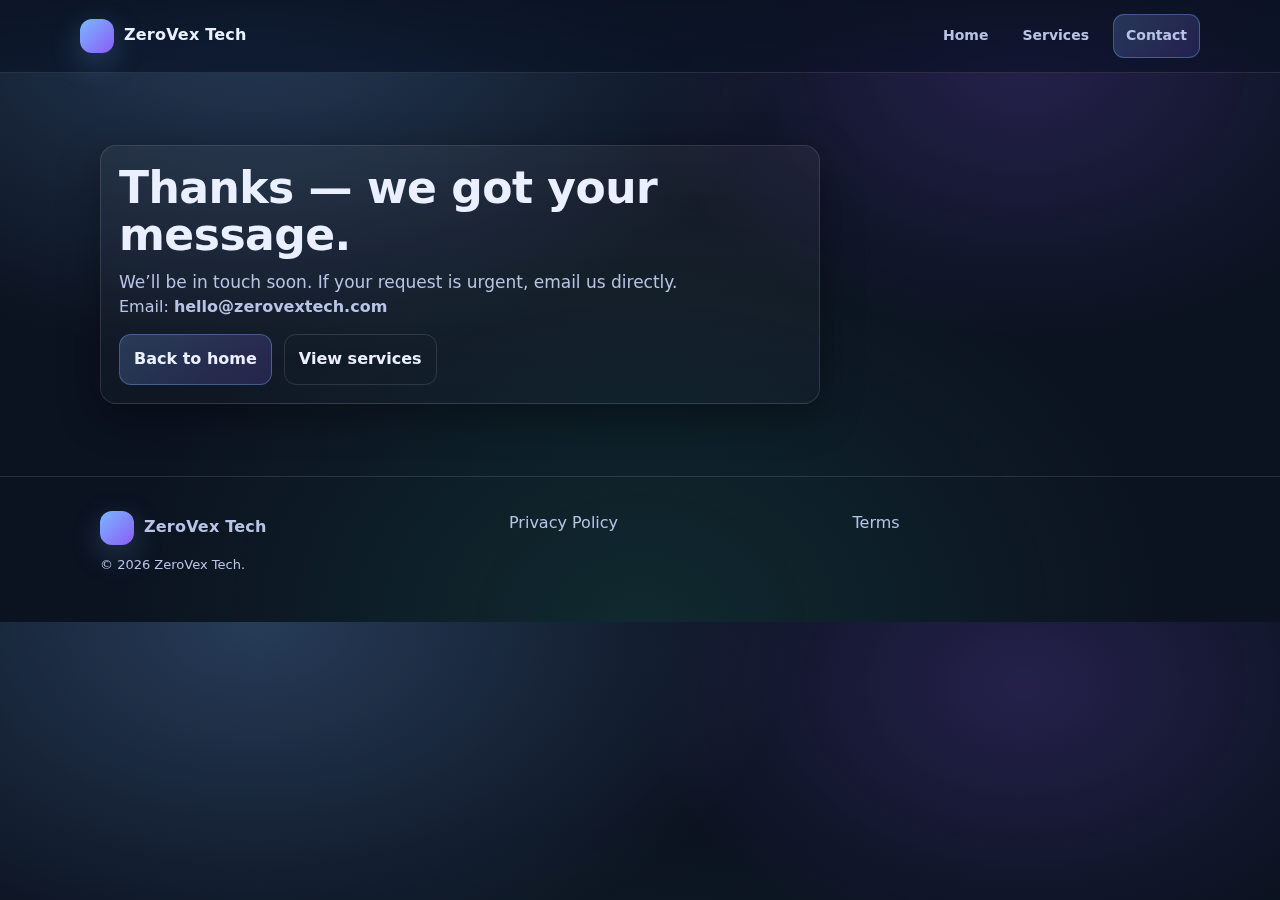
<file: thank-you.html>
<!doctype html>
<html lang="en">
<head>
  <meta charset="utf-8" />
  <meta name="viewport" content="width=device-width,initial-scale=1" />
  <title>Thanks | ZeroVex Tech</title>
  <meta name="robots" content="noindex" />
  <meta name="description" content="Thanks for reaching out to ZeroVex Tech. We’ll be in touch soon." />
  <link rel="stylesheet" href="assets/css/styles.css" />
</head>
<body>
  <header class="nav">
    <div class="container nav-inner">
      <a class="brand" href="index.html"><span class="logo"></span><span>ZeroVex Tech</span></a>
      <nav class="nav-links" aria-label="Primary">
        <a href="index.html">Home</a>
        <a href="services.html">Services</a>
        <a href="contact.html" class="btn small primary">Contact</a>
      </nav>
    </div>
  </header>

  <main class="section">
    <div class="container">
      <div class="card pad" style="max-width:720px">
        <h1 style="margin-top:0">Thanks — we got your message.</h1>
        <p class="lead">We’ll be in touch soon. If your request is urgent, email us directly.</p>
        <p>Email: <a href="mailto:hello@zerovextech.com"><b>hello@zerovextech.com</b></a></p>
        <div class="hero-actions" style="margin-top:14px">
          <a class="btn primary" href="index.html">Back to home</a>
          <a class="btn ghost" href="services.html">View services</a>
        </div>
      </div>
    </div>
  </main>

  <footer class="footer">
    <div class="container footer-grid">
      <div>
        <div class="brand"><span class="logo"></span><span>ZeroVex Tech</span></div>
        <p class="mini" style="margin-top:10px">© <span id="year"></span> ZeroVex Tech.</p>
      </div>
      <div><a href="privacy.html">Privacy Policy</a></div>
      <div><a href="terms.html">Terms</a></div>
    </div>
  </footer>

  <script src="assets/js/main.js"></script>
</body>
</html>
</file>
<file: assets/css/styles.css>
:root{
  --bg:#0b1220;
  --panel:#0f1a2f;
  --panel2:#111f3a;
  --text:#eaf0ff;
  --muted:#b8c4e6;
  --line:rgba(255,255,255,.12);
  --accent:#79b8ff;
  --accent2:#8b5cf6;
  --ok:#34d399;
  --warn:#fbbf24;

  --radius:16px;
  --shadow: 0 12px 40px rgba(0,0,0,.35);
  --max: 1120px;
  --font: ui-sans-serif, system-ui, -apple-system, Segoe UI, Roboto, Helvetica, Arial, "Apple Color Emoji","Segoe UI Emoji";
}

*{box-sizing:border-box}
html{scroll-behavior:smooth}
body{
  margin:0;
  font-family:var(--font);
  color:var(--text);
  background:
    radial-gradient(900px 600px at 20% 0%, rgba(121,184,255,.25), transparent 60%),
    radial-gradient(700px 500px at 80% 10%, rgba(139,92,246,.20), transparent 55%),
    radial-gradient(900px 700px at 50% 100%, rgba(52,211,153,.12), transparent 60%),
    var(--bg);
  line-height:1.55;
}

a{color:inherit; text-decoration:none}
a:hover{opacity:.92}

.container{max-width:var(--max); margin:0 auto; padding:0 20px}
.section{padding:72px 0}
.section.tight{padding:42px 0}

.nav{
  position:sticky; top:0; z-index:50;
  backdrop-filter:saturate(160%) blur(10px);
  background: linear-gradient(to bottom, rgba(11,18,32,.86), rgba(11,18,32,.70));
  border-bottom:1px solid var(--line);
}
.nav-inner{display:flex; align-items:center; justify-content:space-between; padding:14px 0; gap:16px}
.brand{display:flex; align-items:center; gap:10px; font-weight:800; letter-spacing:.2px}
.logo{
  width:34px; height:34px; border-radius:12px;
  background: linear-gradient(135deg, var(--accent), var(--accent2));
  box-shadow: 0 10px 30px rgba(121,184,255,.25);
}
.nav-links{display:flex; align-items:center; gap:14px; flex-wrap:wrap}
.nav-links a{color:var(--muted); font-weight:650; font-size:14px; padding:8px 10px; border-radius:10px}
.nav-links a.active, .nav-links a:hover{color:var(--text); background:rgba(255,255,255,.06)}

.btn{
  display:inline-flex; align-items:center; justify-content:center;
  padding:12px 14px; border-radius:12px;
  border:1px solid var(--line);
  background:rgba(255,255,255,.06);
  font-weight:750;
  gap:10px;
}
.btn.primary{
  border-color:rgba(121,184,255,.35);
  background: linear-gradient(135deg, rgba(121,184,255,.22), rgba(139,92,246,.18));
}
.btn.ghost{background:transparent}
.btn.small{padding:10px 12px; border-radius:11px; font-size:14px}

.hero{
  padding:80px 0 40px;
}
.hero-grid{
  display:grid;
  grid-template-columns: 1.25fr .75fr;
  gap:26px;
  align-items:stretch;
}
@media (max-width: 980px){
  .hero-grid{grid-template-columns:1fr; }
}

.h-eyebrow{
  display:inline-flex; align-items:center; gap:8px;
  color:var(--muted);
  background:rgba(255,255,255,.05);
  border:1px solid var(--line);
  border-radius:999px;
  padding:8px 12px;
  font-size:13px; font-weight:650;
}
.badge-dot{width:8px; height:8px; border-radius:99px; background:var(--ok); box-shadow:0 0 0 4px rgba(52,211,153,.15)}
h1{margin:14px 0 10px; font-size:44px; line-height:1.08; letter-spacing:-.5px}
@media (max-width: 520px){h1{font-size:36px}}
.lead{
  color:var(--muted);
  font-size:17px;
  max-width:62ch;

  /* add */
  margin-bottom:18px;
}

.hero-actions{display:flex; gap:12px; flex-wrap:wrap; margin-top:18px}
.kpi-row{display:flex; gap:10px; flex-wrap:wrap; margin-top:18px}
.kpi{
  border:1px solid var(--line);
  background:rgba(255,255,255,.04);
  padding:12px 14px;
  border-radius:14px;
  min-width:170px;
}
.kpi b{display:block; font-size:16px}
.kpi span{color:var(--muted); font-size:13px}

.card{
  border:1px solid var(--line);
  background: linear-gradient(180deg, rgba(255,255,255,.05), rgba(255,255,255,.02));
  border-radius: var(--radius);
  box-shadow: var(--shadow);
}
.card.pad{padding:18px}
.card h3{margin:0 0 8px}
.card p{margin:0; color:var(--muted)}
.mini{font-size:13px; color:var(--muted)}

.grid3{
  display:grid;
  grid-template-columns: repeat(3, 1fr);
  gap:16px;
}
@media (max-width: 980px){.grid3{grid-template-columns:1fr}}
.grid2{
  display:grid;
  grid-template-columns: repeat(2, 1fr);
  gap:16px;
}
@media (max-width: 980px){.grid2{grid-template-columns:1fr}}

.list{margin:12px 0 0; padding:0; list-style:none}
.list li{display:flex; gap:10px; padding:8px 0; color:var(--muted)}
.tick{
  width:18px; height:18px; border-radius:6px;
  background:rgba(52,211,153,.16); border:1px solid rgba(52,211,153,.25);
  display:inline-flex; align-items:center; justify-content:center;
  flex:0 0 18px;
}

.pricing{
  display:grid;
  grid-template-columns: repeat(3, 1fr);
  gap:16px;
}
@media (max-width: 1060px){.pricing{grid-template-columns:1fr}}
.price{
  padding:18px;

  /* add */
  display:flex;
  flex-direction:column;
  height:100%;
}
.price .list{
  margin-bottom:16px;
}
.price .top{display:flex; align-items:flex-start; justify-content:space-between; gap:12px}
.price .name{font-weight:850; letter-spacing:.2px}
.price .tag{font-size:12px; color:var(--muted); border:1px solid var(--line); padding:6px 10px; border-radius:999px}
.price .amount{font-size:28px; font-weight:900; margin:12px 0 2px}
.price .per{color:var(--muted); font-size:13px}
.price .cta{
  margin-top:auto;   /* key: pushes button to bottom */
  width:100%;
}

hr.sep{border:none; border-top:1px solid var(--line); margin:16px 0}

.footer{
  border-top:1px solid var(--line);
  padding:34px 0;
  color:var(--muted);
}
.footer-grid{
  display:grid;
  grid-template-columns: 1.2fr 1fr 1fr;
  gap:16px;
}
@media (max-width: 980px){.footer-grid{grid-template-columns:1fr}}
.footer a{color:var(--muted)}
.footer a:hover{color:var(--text)}

.form label{display:block; margin:10px 0 6px; color:var(--muted); font-size:13px; font-weight:650}
.input, textarea{
  width:100%;
  padding:12px 12px;
  border-radius:12px;
  border:1px solid var(--line);
  background:rgba(255,255,255,.04);
  color:var(--text);
  outline:none;
}
textarea{min-height:120px; resize:vertical}

/* Fix select dropdown readability */
select.input {
  appearance: none;
  -webkit-appearance: none;
  background-color: #ffffff;   /* solid background */
  color: #111827;              /* dark readable text */
  border: 1px solid var(--line);
  padding: 12px;
  border-radius: 12px;
}

/* Ensure dropdown options are readable */
select.input option {
  background-color: #ffffff;
  color: #111827;
}

/* Focus state (matches site style) */
select.input:focus {
  outline: none;
  border-color: var(--accent);
  box-shadow: 0 0 0 2px rgba(121,184,255,.35);
}


.note{
  border-left:3px solid rgba(121,184,255,.6);
  padding:12px 12px;
  background:rgba(121,184,255,.08);
  border-radius:12px;
  color:var(--muted);
  font-size:14px;
}

/* Brand / Logo */
.brand {
  display: flex;
  align-items: center;
  gap: 10px;
  text-decoration: none;
}

.brand-logo {
  height: 28px;
  width: auto;
  display: block;
}

.brand-text {
  font-weight: 600;
  letter-spacing: -0.2px;
}

/* Slightly larger logo on desktop */
@media (min-width: 900px) {
  .brand-logo {
    height: 32px;
  }

  /* Services page sections */
.section-title { margin: 0 0 10px; }
.section-subtle { max-width: 70ch; }

}
</file>
